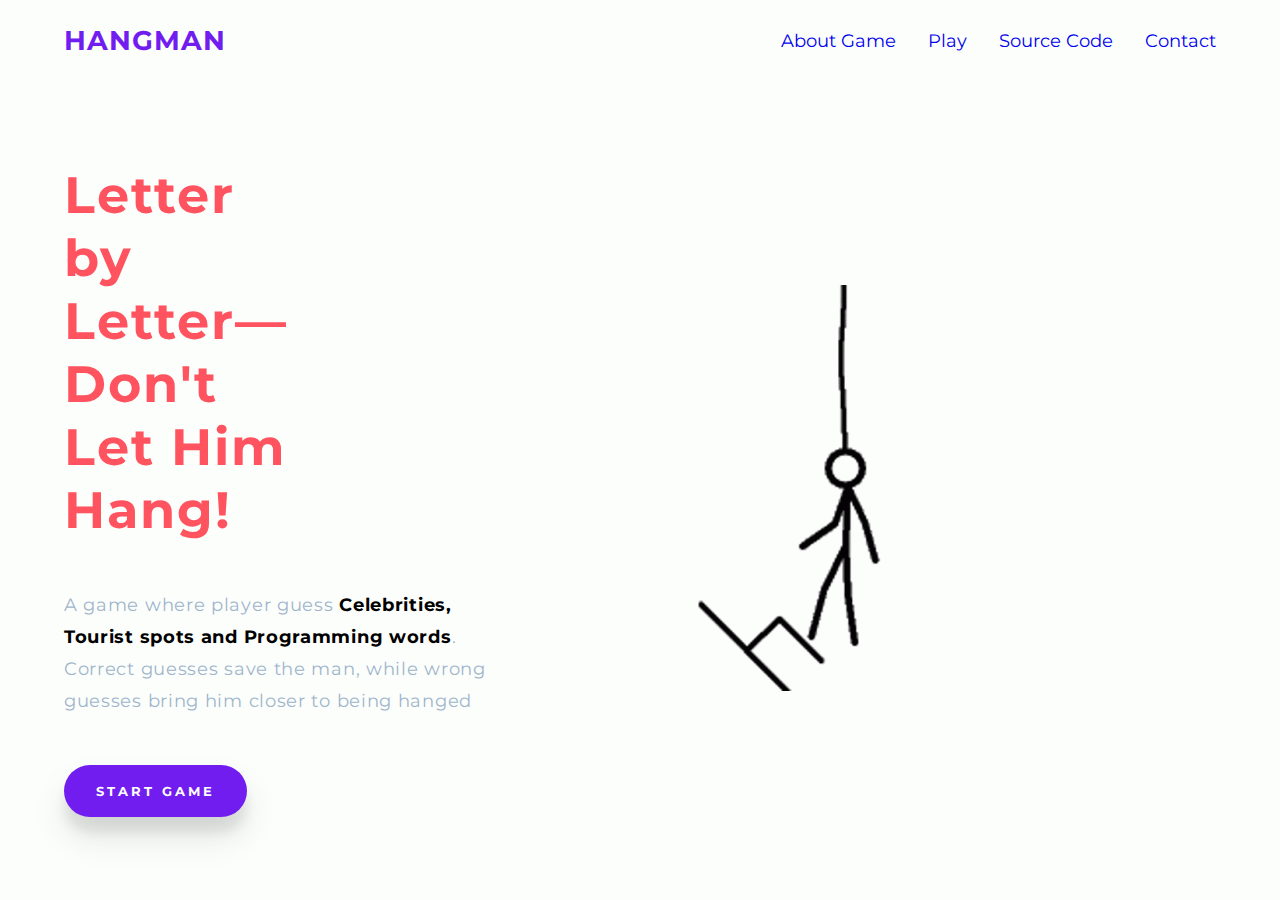
<file: index.html>
<!-- 
  Project: Hangman responsive web application
  Created: Satusday, 10 May 2025
  Author: R Doondi Gangadhar
-->

<!DOCTYPE html>
<html lang="en">

<head>
    <meta charset="UTF-8">
    <meta name="viewport" content="width=device-width, initial-scale=1.0">
    <link rel="stylesheet" href="https://cdnjs.cloudflare.com/ajax/libs/font-awesome/5.15.1/css/all.min.css">
    <link rel="stylesheet" href="./style.css">
    <link href="https://fonts.googleapis.com/css2?family=Montserrat:wght@500&display=swap" rel="stylesheet">
    <title>Hangman | Doondi</title>
</head>

<body>
    <header>
        <h1>Hangman</h1>

        <section class="menu">
            <ul class="menu-list">
                <li><a href="https://en.wikipedia.org/wiki/Hangman_(game)" class="active" style="text-decoration: none;">About Game</a></li>
                <li><a href="game.html" class="active" style="text-decoration: none;">Play</a></li>
                <li><a href="https://github.com/doondigangadhar30/HangmanGameApp" class="active" style="text-decoration: none;">Source Code</a></li>
                <li><a href="https://www.linkedin.com/in/doondi/" class="active" style="text-decoration: none;">Contact</a></li>
            </ul>
            <button>
                <i class="fas fa-times"></i>
                <i class="fas fa-bars"></i>
            </button>
        </section>
    </header>

    <section class="main">

        <section class="left">
            <p class="title">Letter by Letter—Don't Let Him Hang!</p>
            <p class="msg">A game where player guess <b style="color: black;">Celebrities, Tourist spots and Programming words</b>. Correct guesses save the man,
                 while wrong guesses bring him closer to being hanged</p>
            <button class="cta"><a href="game.html" style="text-decoration: none; color: white;">Start Game</a>
            </button>
        </section>

        <section class="right">
            <img src="hangmangif.gif" alt="Langing image">
        </section>

    </section>

    <script>
        var menu = document.querySelector('.menu');
        var menuBtn = document.querySelector('.menu button');
        menuBtn.addEventListener('click', () => {
            menu.classList.toggle('opened')
        })
    </script>


</body>

</html>
</file>
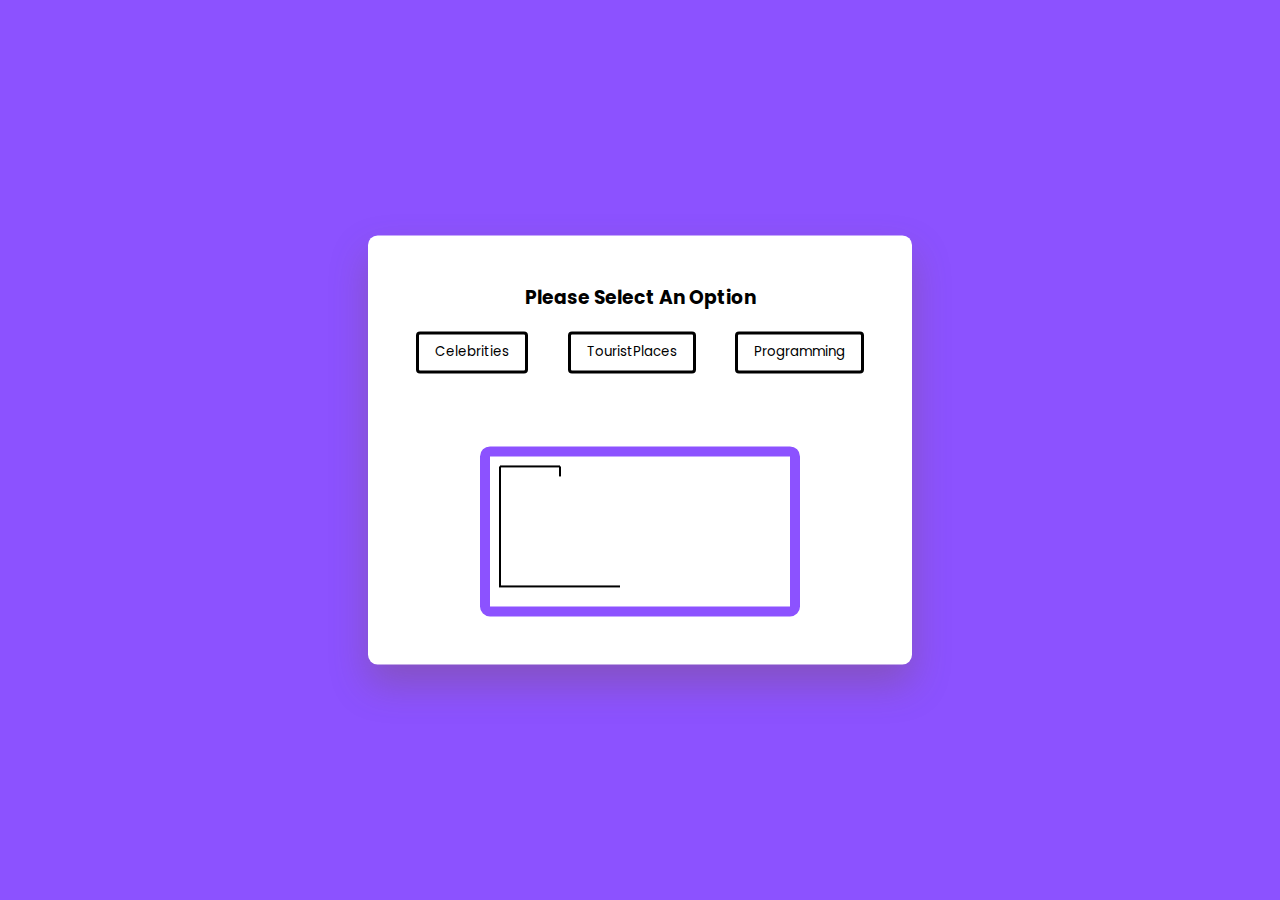
<file: game.html>
<!DOCTYPE html>
<html lang="en">
  <head>
    <meta name="viewport" content="width=device-width, initial-scale=1.0" />
    <title>Hangman</title>
    <!-- Google Fonts -->
    <link
      href="https://fonts.googleapis.com/css2?family=Poppins:wght@400;600&display=swap"
      rel="stylesheet"
    />
    <!-- Stylesheet -->
    <link rel="stylesheet" href="game.css" />
  </head>
  <body>
    <div class="container">
      <div id="options-container"></div>
      <div id="letter-container" class="letter-container hide"></div>
      <div id="user-input-section"></div>
      <canvas id="canvas"></canvas>
      <div id="new-game-container" class="new-game-popup hide">
        <div id="result-text"></div>
        <button id="new-game-button">New Game</button>
      </div>
    </div>             
    <!-- Script -->
    <script src="script.js"></script>
  </body>
</html>
</file>
<file: style.css>
* {
    margin: 0;
    padding: 0;
    box-sizing: border-box;
    font-family: 'Montserrat', sans-serif;
}

body {
    min-height: 100vh;
    width: 100%;
    background-color: #fcfefb;
    display: flex;
    flex-direction: column;
}

header {
    color: #711def;
    position: fixed;
    top: 0;
    height: 80px;
    width: 100%;
    display: flex;
    justify-content: space-between;
    align-items: center;
    padding: 0 64px;
    font-size: 16px;
    position: relative;
}

header h1 {
    text-transform: uppercase;
    font-size: 1.7em;
    letter-spacing: 1px;
}

.menu {
    display: flex;
}

.menu button {
    display: none;
}

.menu-list {
    list-style: none;
    display: flex;
}

.menu-list li {
    display: inline-block;
    margin-left: 32px;
    font-size: 1.1em;
    cursor: pointer;
    transition: color 0.3s;
}

.menu-list li.active,
.menu-list li:hover {
    color: #ff5360;
}

.main {
    flex: 1;
    display: flex;
    align-items: center;
}

.right img {
    width: 100%;

}

.left {
    max-width: 45%;
    padding: 40px 64px;
}

.right {
    padding: 40px 48px;
}

.title {
    color: #ff5360;
    font-size: 3.2em;
    width: 50%;
    font-weight: bold;
    letter-spacing: 2px;
    margin-bottom: 48px;
}

.msg {
    color: #9fb5cc;
    font-size: 1.1em;
    letter-spacing: 0.7px;
    line-height: 32px;
    margin-bottom: 48px;
}

button.cta {
    border: none;
    outline: none;
    background-color: #711def;
    color: #fff;
    padding: 18px 32px;
    font-weight: bold;
    letter-spacing: 3px;
    text-transform: uppercase;
    border-radius: 30px;
    box-shadow: 0 20px 35px rgba(0, 0, 0, 0.1),
    0 15px 12px rgba(0, 0, 0, 0.08);
    cursor: pointer;
    transition: opacity 0.9;
}

button.cta:hover {
    opacity: 0.9;
}

/*  -----    RESPONSIVENESS    -----  */

@media (max-width:800px) {
    header,
    .left,
    .right {
        padding-left: 40px;
        padding-right: 40px;
    }
}

@media (max-width: 650px) {

    .main {
        flex-direction: column;
    }

    .left,
    .right {
        width: 100%;
        max-width: 100%;
        padding: 24px;
        display: flex;
        flex-direction: column;
        align-items: center;
    }

    .left {
        font-size: 0.8em;
    }

    .left * {
        width: 95%;
        margin-bottom: 32px;
        text-align: center;
    }

    button.cta {
        max-width: 60%;
    }

    .right img {
        width: 80%;
    }

    /* Nav Menu Responsiveness */

    .menu button {
        display: block;
        width: 40px;
        height: 40px;
        border: none;
        background: transparent;
        color: #711def;
        outline: none;
        font-size: 1.7em;
        cursor: pointer;
        z-index: 2;
    }

    .menu i.fa-times,
    .menu.opened i.fa-bars {
        display: none;
    }

    .menu.opened i.fa-times,
    .menu i.fa-bars {
        display: block;
        animation: enter 0.8s;
    }

    @keyframes enter {
        0% {
            opacity: 0;
        }

        100% {
            opacity: 1;
        }
    }

    .menu-list {
        position: fixed;
        top: 0;
        right: 0;
        width: 80%;
        height: 100%;
        background-color: #711def;
        color: #fff;
        padding: 46px;
        flex-direction: column;
        align-items: flex-end;
        padding-top: 80px;
        transform: translateX(100%);
        transition: transform 0.5s;
    }

    .menu-list li {
        font-size: 1.7em;
        margin: 32px 0px;
    }

    .menu.opened .menu-list {
        transform: translateX(0);
    }

    .menu.opened button {
        color: #fff;
    }
}
</file>
<file: game.css>
* {
  padding: 0;
  margin: 0;
  box-sizing: border-box;
  font-family: "Poppins", sans-serif;
}
body {
  background-color: #8c52ff;
}
.container {
  font-size: 16px;
  background-color: #ffffff;
  width: 90vw;
  max-width: 34em;
  position: absolute;
  transform: translate(-50%, -50%);
  top: 50%;
  left: 50%;
  padding: 3em;
  border-radius: 0.6em;
  box-shadow: 0 1.2em 2.4em rgba(111, 85, 0, 0.25);
}
#options-container {
  text-align: center;
}
#options-container div {
  width: 100%;
  display: flex;
  justify-content: space-between;
  margin: 1.2em 0 2.4em 0;
}
#options-container button {
  padding: 0.6em 1.2em;
  border: 3px solid #000000;
  background-color: #ffffff;
  color: #000000;
  border-radius: 0.3em;
  text-transform: capitalize;
  cursor: pointer;
}
#options-container button:disabled {
  border: 3px solid #808080;
  color: #808080;
  background-color: #efefef;
}
#options-container button.active {
  background-color: #8c52ff;
  border: 3px solid #000000;
  color: #fff;
}
.letter-container {
  width: 100%;
  display: flex;
  flex-wrap: wrap;
  justify-content: center;
  gap: 0.6em;
}
#letter-container button {
  height: 2.4em;
  width: 2.4em;
  border-radius: 0.3em;
  background-color: #ffffff;
  cursor: pointer;
}
.new-game-popup {
  background-color: #ffffff;
  position: absolute;
  left: 0;
  top: 0;
  height: 100%;
  width: 100%;
  display: flex;
  align-items: center;
  justify-content: center;
  flex-direction: column;
  border-radius: 0.6em;
}

#user-input-section {
  display: flex;
  justify-content: center;
  font-size: 1.8em;
  margin: 0.6em 0 1.2em 0;
}
canvas {
  display: block;
  margin: auto;
  border: 10px solid #8c52ff;
  border-radius: 10px;
}
.hide {
  display: none;
}
#result-text h2 {
  font-size: 1.8em;
  text-align: center;
}
#result-text p {
  font-size: 1.25em;
  margin: 1em 0 2em 0;
}
#result-text span {
  font-weight: 600;
}
#new-game-button {
  font-size: 1.25em;
  padding: 0.5em 1em;
  background-color: #8c52ff;
  border: 3px solid #000000;
  color: #fff;
  border-radius: 0.2em;
  cursor: pointer;
}
.win-msg {
  color: #39d78d;
}
.lose-msg {
  color: #fe5152;
}
</file>
